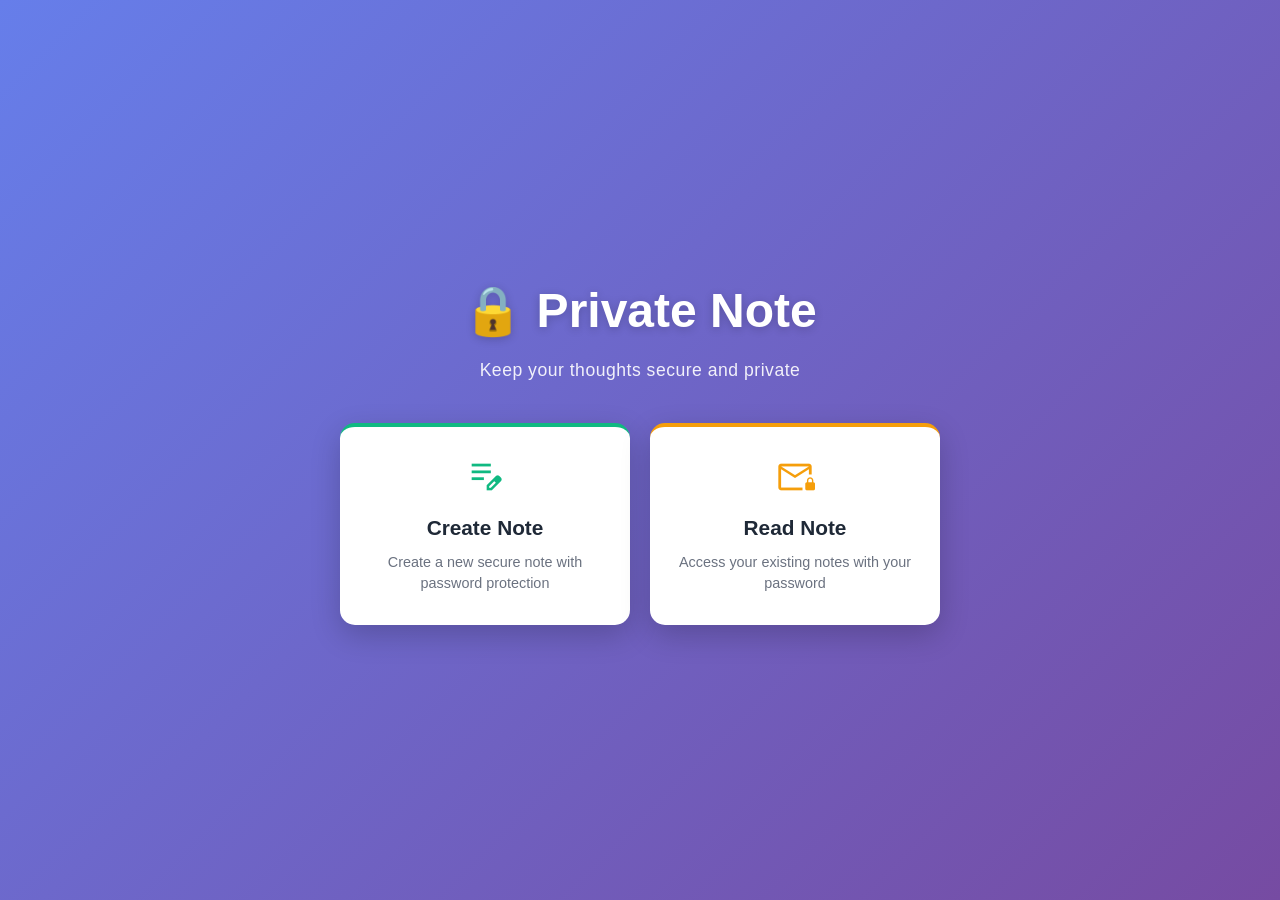
<file: frontend/index.html>
<!doctype html>
<html lang="en">
  <head>
    <meta charset="UTF-8" />
    <meta name="viewport" content="width=device-width, initial-scale=1.0" />
    <title>Private Note - Secure Your Thoughts</title>
    <meta name="description" content="Secure private note application" />
    <link rel="stylesheet" href="./css/output.css" />
    <link rel="stylesheet" href="./css/style.css" />
    <link
      rel="stylesheet"
      href="https://fonts.googleapis.com/css2?family=Material+Symbols+Outlined:opsz,wght,FILL,GRAD@24,400,0,0"
    />
    <link rel="shortcut icon" href="logo.jpeg" type="image/x-icon" />
    <style>
      * {
        margin: 0;
        padding: 0;
        box-sizing: border-box;
      }

      body {
        font-family: "Segoe UI", Tahoma, Geneva, Verdana, sans-serif;
        background: linear-gradient(135deg, #667eea 0%, #764ba2 100%);
        min-height: 100vh;
        display: flex;
        flex-direction: column;
        align-items: center;
        justify-content: center;
        padding: 20px;
      }

      .container {
        text-align: center;
        max-width: 600px;
        width: 100%;
      }

      .logo-section {
        margin-bottom: 40px;
        animation: slideDown 0.6s ease-out;
      }

      .logo-section h1 {
        font-size: 3rem;
        font-weight: 700;
        color: white;
        margin-bottom: 10px;
        text-shadow: 0 2px 10px rgba(0, 0, 0, 0.2);
      }

      .logo-section p {
        font-size: 1.1rem;
        color: rgba(255, 255, 255, 0.9);
        font-weight: 300;
        letter-spacing: 0.5px;
      }

      .cards-grid {
        display: grid;
        grid-template-columns: 1fr 1fr;
        gap: 20px;
        margin-top: 40px;
        animation: fadeIn 0.8s ease-out 0.2s backwards;
      }

      .card {
        background: white;
        border-radius: 15px;
        padding: 30px 20px;
        cursor: pointer;
        transition: all 0.3s ease;
        box-shadow: 0 10px 30px rgba(0, 0, 0, 0.2);
        text-decoration: none;
        display: flex;
        flex-direction: column;
        align-items: center;
        justify-content: center;
      }

      .card:hover {
        transform: translateY(-8px);
        box-shadow: 0 15px 40px rgba(0, 0, 0, 0.3);
      }

      .card.create-card {
        border-top: 4px solid #10b981;
      }

      .card.create-card:hover {
        background: linear-gradient(
          135deg,
          rgba(16, 185, 129, 0.1),
          rgba(16, 185, 129, 0.05)
        );
      }

      .card.read-card {
        border-top: 4px solid #f59e0b;
      }

      .card.read-card:hover {
        background: linear-gradient(
          135deg,
          rgba(245, 158, 11, 0.1),
          rgba(245, 158, 11, 0.05)
        );
      }

      .card-icon {
        font-size: 2.5rem;
        margin-bottom: 15px;
      }

      .card.create-card .card-icon {
        color: #10b981;
      }

      .card.read-card .card-icon {
        color: #f59e0b;
      }

      .card-title {
        font-size: 1.3rem;
        font-weight: 600;
        color: #1f2937;
        margin-bottom: 8px;
      }

      .card-desc {
        font-size: 0.9rem;
        color: #6b7280;
        line-height: 1.5;
      }

      @keyframes slideDown {
        from {
          opacity: 0;
          transform: translateY(-30px);
        }
        to {
          opacity: 1;
          transform: translateY(0);
        }
      }

      @keyframes fadeIn {
        from {
          opacity: 0;
        }
        to {
          opacity: 1;
        }
      }

      @media (max-width: 600px) {
        .cards-grid {
          grid-template-columns: 1fr;
          gap: 15px;
        }

        .logo-section h1 {
          font-size: 2.2rem;
        }

        .logo-section p {
          font-size: 1rem;
        }

        .card {
          padding: 25px 15px;
        }

        .card-title {
          font-size: 1.1rem;
        }
      }
    </style>
  </head>
  <body>
    <div class="container">
      <div class="logo-section">
        <h1>🔒 Private Note</h1>
        <p>Keep your thoughts secure and private</p>
      </div>

      <div class="cards-grid">
        <a href="/create.html" class="card create-card">
          <span class="material-symbols-outlined card-icon">edit_note</span>
          <div class="card-title">Create Note</div>
          <div class="card-desc">
            Create a new secure note with password protection
          </div>
        </a>

        <a href="/read.html" class="card read-card">
          <span class="material-symbols-outlined card-icon">mail_lock</span>
          <div class="card-title">Read Note</div>
          <div class="card-desc">
            Access your existing notes with your password
          </div>
        </a>
      </div>
    </div>
  </body>
</html>
</file>
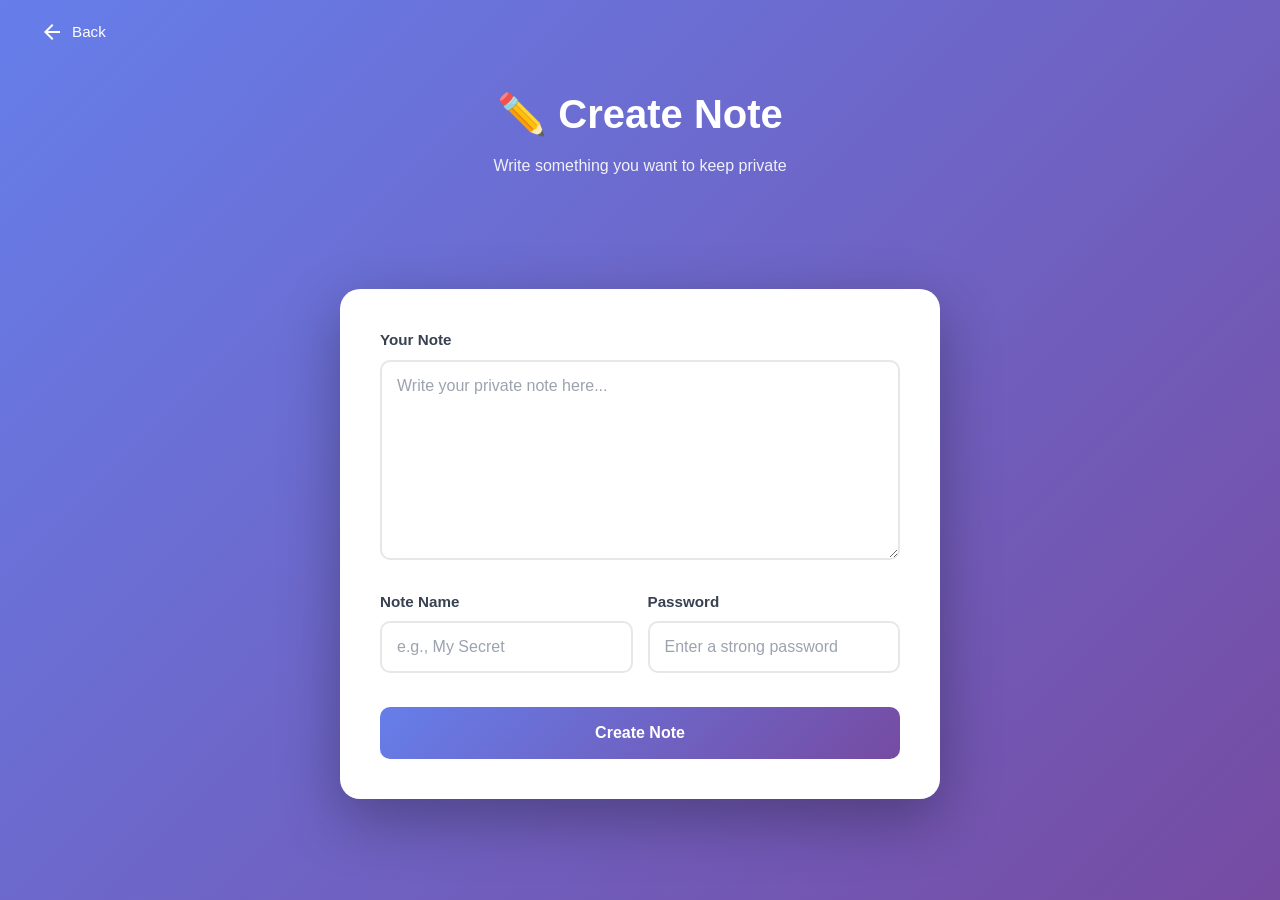
<file: frontend/create.html>
<!doctype html>
<html lang="en">
  <head>
    <meta charset="UTF-8" />
    <meta name="viewport" content="width=device-width, initial-scale=1.0" />
    <title>Create Note - Private Note</title>
    <link
      rel="stylesheet"
      href="https://fonts.googleapis.com/css2?family=Material+Symbols+Outlined:opsz,wght,FILL,GRAD@20..48,100..700,0..1,-50..200"
    />
    <link rel="stylesheet" href="./css/output.css" />
    <link rel="stylesheet" href="./css/style.css" />
    <link rel="shortcut icon" href="logo.jpeg" type="image/x-icon" />
    <style>
      * {
        margin: 0;
        padding: 0;
        box-sizing: border-box;
      }

      body {
        font-family: "Segoe UI", Tahoma, Geneva, Verdana, sans-serif;
        background: linear-gradient(135deg, #667eea 0%, #764ba2 100%);
        min-height: 100vh;
        display: flex;
        flex-direction: column;
        padding: 20px;
      }

      .header {
        text-align: center;
        color: white;
        margin-bottom: 30px;
        margin-top: 20px;
      }

      .header h1 {
        font-size: 2.5rem;
        font-weight: 700;
        margin-bottom: 10px;
      }

      .header p {
        font-size: 1rem;
        opacity: 0.9;
        font-weight: 300;
      }

      .container {
        max-width: 600px;
        width: 100%;
        margin: 0 auto;
        flex: 1;
        display: flex;
        flex-direction: column;
        justify-content: center;
      }

      .form-card {
        background: white;
        border-radius: 20px;
        padding: 40px;
        box-shadow: 0 20px 60px rgba(0, 0, 0, 0.3);
        animation: slideUp 0.5s ease-out;
      }

      .form-group {
        margin-bottom: 24px;
      }

      .form-group label {
        display: block;
        font-size: 0.95rem;
        font-weight: 600;
        color: #374151;
        margin-bottom: 8px;
      }

      textarea,
      input {
        width: 100%;
        padding: 12px 15px;
        border: 2px solid #e5e7eb;
        border-radius: 10px;
        font-family: "Segoe UI", sans-serif;
        font-size: 1rem;
        transition: all 0.3s ease;
      }

      textarea {
        resize: vertical;
        min-height: 200px;
      }

      textarea:focus,
      input:focus {
        outline: none;
        border-color: #667eea;
        box-shadow: 0 0 0 3px rgba(102, 126, 234, 0.1);
      }

      .form-row {
        display: grid;
        grid-template-columns: 1fr 1fr;
        gap: 15px;
      }

      .submit-btn {
        width: 100%;
        padding: 14px;
        background: linear-gradient(135deg, #667eea 0%, #764ba2 100%);
        color: white;
        border: none;
        border-radius: 10px;
        font-size: 1rem;
        font-weight: 600;
        cursor: pointer;
        transition: all 0.3s ease;
        margin-top: 10px;
      }

      .submit-btn:hover {
        transform: translateY(-2px);
        box-shadow: 0 10px 25px rgba(102, 126, 234, 0.4);
      }

      .submit-btn:active {
        transform: translateY(0);
      }

      .status {
        margin-top: 20px;
        padding: 12px 16px;
        border-radius: 8px;
        text-align: center;
        font-weight: 600;
        min-height: 40px;
        display: flex;
        align-items: center;
        justify-content: center;
      }

      .status.success {
        background: #d1fae5;
        color: #065f46;
      }

      .status.error {
        background: #fee2e2;
        color: #7f1d1d;
      }

      .status.info {
        background: #dbeafe;
        color: #0c2340;
      }

      .back-link {
        color: white;
        text-decoration: none;
        display: flex;
        align-items: center;
        gap: 8px;
        font-size: 0.95rem;
        margin-left: 20px;
        margin-bottom: 20px;
        transition: all 0.3s ease;
      }

      .back-link:hover {
        opacity: 0.8;
      }

      @keyframes slideUp {
        from {
          opacity: 0;
          transform: translateY(30px);
        }
        to {
          opacity: 1;
          transform: translateY(0);
        }
      }

      @media (max-width: 600px) {
        .header h1 {
          font-size: 2rem;
        }

        .form-card {
          padding: 25px;
        }

        .form-row {
          grid-template-columns: 1fr;
        }

        textarea {
          min-height: 150px;
        }
      }
    </style>
  </head>
  <body>
    <a href="/" class="back-link">
      <span class="material-symbols-outlined">arrow_back</span>
      Back
    </a>

    <div class="header">
      <h1>✏️ Create Note</h1>
      <p>Write something you want to keep private</p>
    </div>

    <div class="container">
      <div class="form-card">
        <form id="createForm">
          <div class="form-group">
            <label for="note">Your Note</label>
            <textarea
              name="note"
              id="note"
              placeholder="Write your private note here..."
              required
            ></textarea>
          </div>

          <div class="form-row">
            <div class="form-group">
              <label for="name">Note Name</label>
              <input
                type="text"
                name="name"
                id="name"
                placeholder="e.g., My Secret"
                required
              />
            </div>
            <div class="form-group">
              <label for="password">Password</label>
              <input
                type="password"
                id="password"
                name="password"
                placeholder="Enter a strong password"
                required
              />
            </div>
          </div>

          <button type="button" class="submit-btn" onclick="createNote()">
            Create Note
          </button>
        </form>

        <div class="status" id="status" style="display: none"></div>
      </div>
    </div>

    <script>
      async function createNote() {
        let noteText = document.getElementById("note").value;
        let noteName = document.getElementById("name").value;
        let notePass = document.getElementById("password").value;
        let statusEl = document.getElementById("status");

        if (noteText !== "" && noteName !== "" && notePass !== "") {
          statusEl.style.display = "flex";
          statusEl.className = "status info";
          statusEl.innerText = "Creating note...";

          let URL = "https://prive-note-server.vercel.app/api/create-note";
          let body = {
            name: noteName,
            password: notePass,
            note: noteText,
          };
          let reqOptions = {
            method: "POST",
            headers: {
              "Content-Type": "application/json",
            },
            body: JSON.stringify(body),
          };

          try {
            const response = await fetch(URL, reqOptions);
            const data = await response.json();

            if (data.message === "Note created") {
              statusEl.className = "status success";
              statusEl.innerText = "✓ Note created successfully!";
              document.getElementById("note").value = "";
              document.getElementById("name").value = "";
              document.getElementById("password").value = "";
              setTimeout(() => {
                statusEl.style.display = "none";
              }, 3000);
            } else {
              statusEl.className = "status error";
              statusEl.innerText = "✗ " + data.message;
            }
          } catch (error) {
            console.error("Error creating note:", error);
            statusEl.className = "status error";
            statusEl.innerText = "✗ Error creating note";
          }
        } else {
          statusEl.style.display = "flex";
          statusEl.className = "status error";
          statusEl.innerText = "✗ Please fill all fields";
        }
      }
    </script>
  </body>
</html>
</file>
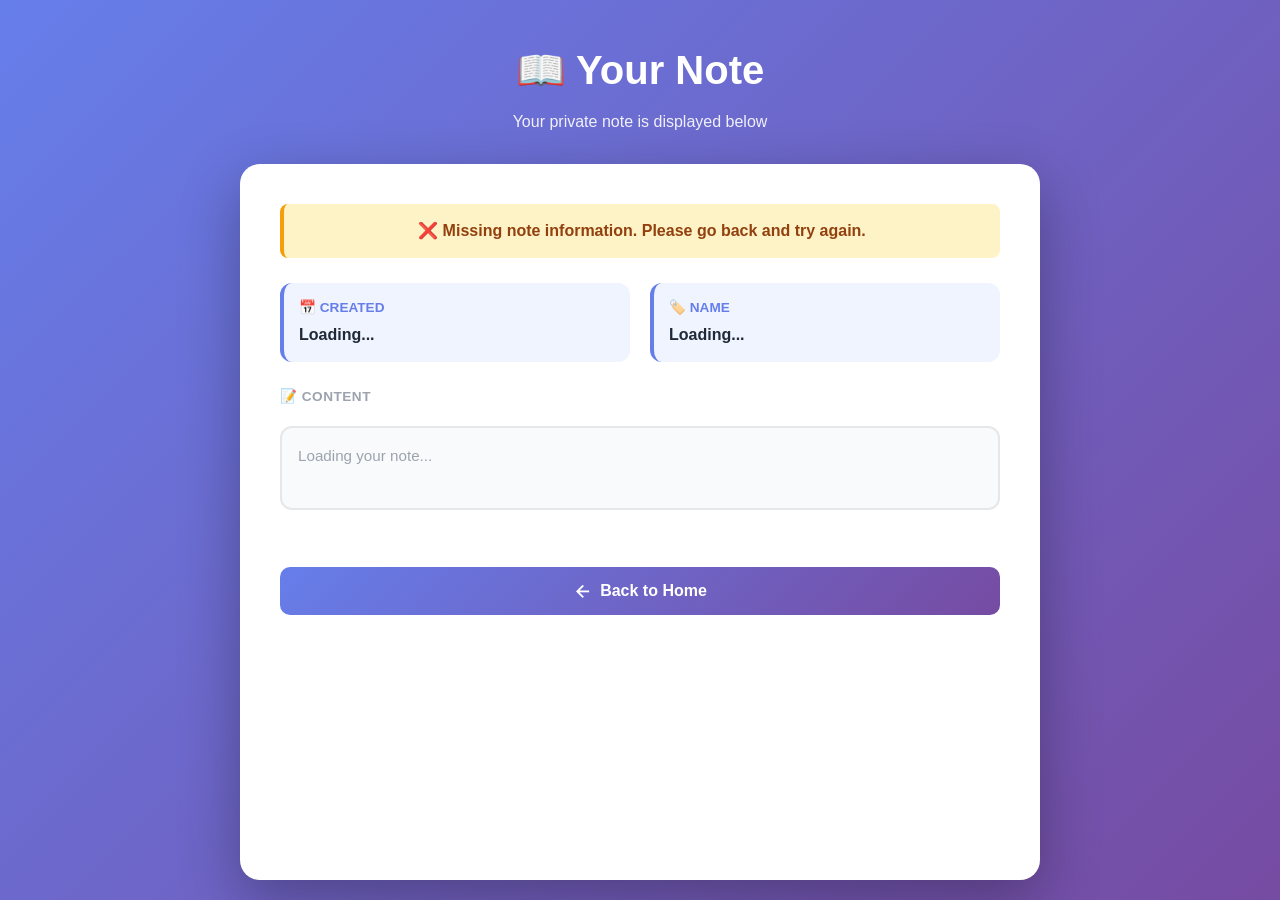
<file: frontend/openpage.html>
<!doctype html>
<html lang="en">
  <head>
    <meta charset="UTF-8" />
    <meta name="viewport" content="width=device-width, initial-scale=1.0" />
    <title>Your Note - Private Note</title>
    <link rel="stylesheet" href="./css/output.css" />
    <link rel="stylesheet" href="./css/style.css" />
    <link rel="stylesheet" href="./css/pages.css" />
    <link
      rel="stylesheet"
      href="https://fonts.googleapis.com/css2?family=Material+Symbols+Outlined:opsz,wght,FILL,GRAD@24,400,0,0"
    />
    <link rel="shortcut icon" href="logo.jpeg" type="image/x-icon" />
  </head>
  <body class="open-page">
    <div class="header">
      <h1>📖 Your Note</h1>
      <p>Your private note is displayed below</p>
    </div>

    <div class="container">
      <div class="note-card">
        <div class="status-bar" id="noteStatus"></div>

        <div class="meta-grid">
          <div class="meta-item">
            <div class="meta-label">📅 Created</div>
            <div class="meta-value" id="date">Loading...</div>
          </div>
          <div class="meta-item">
            <div class="meta-label">🏷️ Name</div>
            <div class="meta-value" id="noteName">Loading...</div>
          </div>
        </div>

        <div class="note-section">
          <div class="section-label">📝 Content</div>
          <textarea
            id="note"
            class="note-textarea"
            disabled
            placeholder="Loading your note..."
          ></textarea>
        </div>

        <div class="button-group">
          <a href="/" class="btn btn-home">
            <span class="material-symbols-outlined">arrow_back</span>
            Back to Home
          </a>
        </div>
      </div>
    </div>
    <script>
      let params = new URLSearchParams(window.location.search);
      let noteName = params.get("name");
      // Get password from sessionStorage instead of URL (more secure)
      let notePass = sessionStorage.getItem("notePassword");

      async function noteNameAndPass(noteName, notePass) {
        // Check if password is available
        if (!notePass) {
          document.getElementById("noteStatus").innerText = "❌ Password not found. Please go back and try again.";
          return;
        }

        try {
          const URL = "https://prive-note-server.vercel.app/api/read-note";
          let body = {
            name: noteName,
            password: notePass,
          };
          let requestOptions = {
            method: "POST",
            headers: {
              "Content-Type": "application/json",
            },
            body: JSON.stringify(body),
          };
          let response = await fetch(URL, requestOptions);
          let data = await response.json();

          if (response.ok) {
            document.getElementById("date").innerText = new Date(data.createdAt).toLocaleString();
            document.getElementById("noteName").innerText = data.name;
            document.getElementById("note").value = data.note;
            document.getElementById("noteStatus").innerText =
              "⚠️ Don't share your notes with anyone";
          } else if (response.status === 404) {
            document.getElementById("noteStatus").innerText = "❌ Note not found";
          } else {
            document.getElementById("noteStatus").innerText = data.message || "Error loading note";
          }
        } catch (error) {
          console.error("Error reading note:", error);
          document.getElementById("noteStatus").innerText =
            "❌ Error loading your note";
        }
      }

      // Call function with credentials
      if (noteName && notePass) {
        noteNameAndPass(noteName, notePass);
      } else {
        document.getElementById("noteStatus").innerText = "❌ Missing note information. Please go back and try again.";
      }
    </script>

</html>
</file>
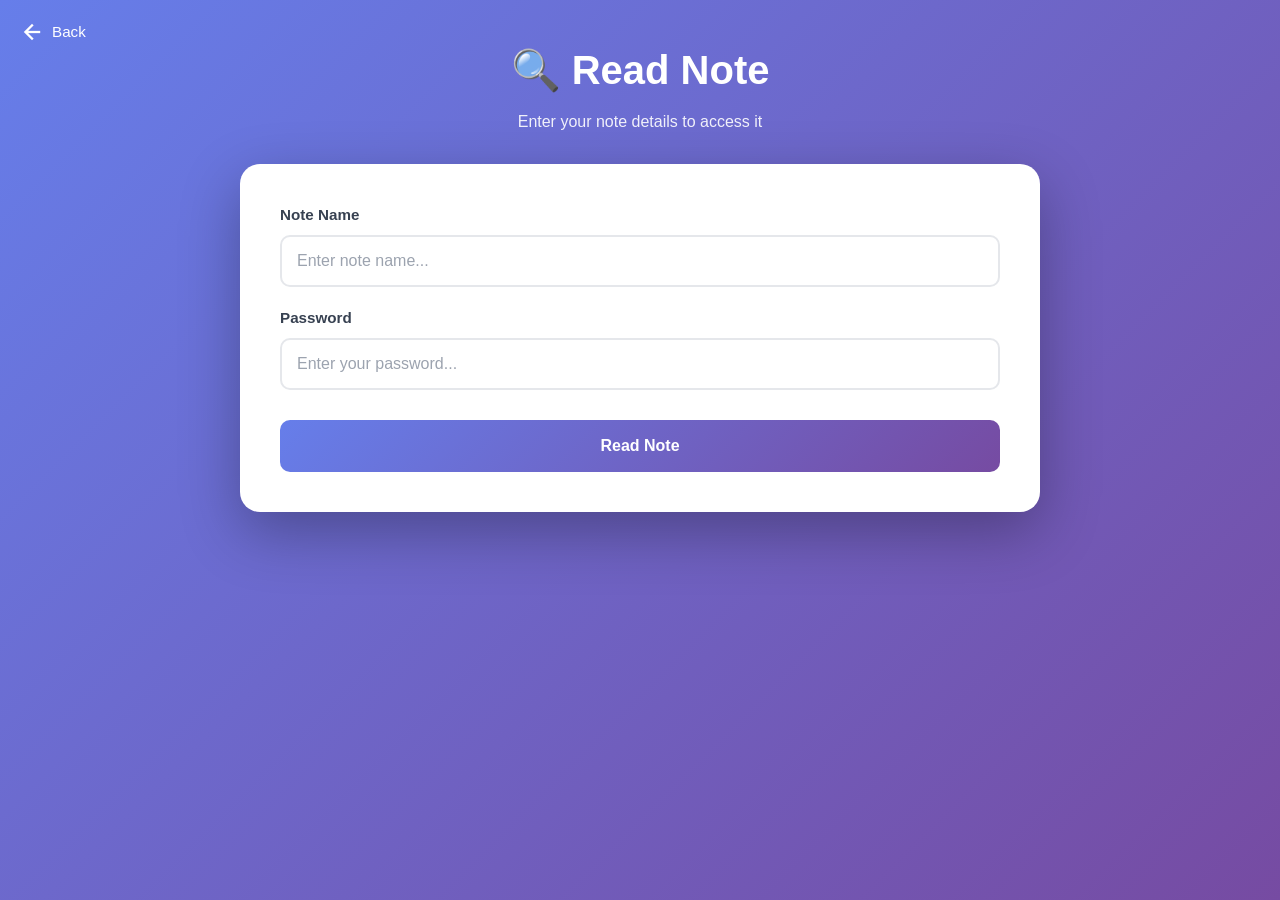
<file: frontend/read.html>
<!doctype html>
<html lang="en">
  <head>
    <meta charset="UTF-8" />
    <meta name="viewport" content="width=device-width, initial-scale=1.0" />
    <title>Read Note - Private Note</title>
    <meta name="description" content="Secure private note reader" />
    <link rel="stylesheet" href="./css/output.css" />
    <link rel="stylesheet" href="./css/style.css" />
    <link rel="stylesheet" href="./css/pages.css" />
    <link
      rel="stylesheet"
      href="https://fonts.googleapis.com/css2?family=Material+Symbols+Outlined:opsz,wght,FILL,GRAD@24,400,0,0"
    />
    <link rel="shortcut icon" href="logo.jpeg" type="image/x-icon" />
  </head>
  <body class="read-page">
    <a href="/" class="back-link">
      <span class="material-symbols-outlined">arrow_back</span>
      Back
    </a>

    <div class="container">
      <div class="header">
        <h1>🔍 Read Note</h1>
        <p>Enter your note details to access it</p>
      </div>

      <div class="form-card">
        <form id="readForm">
          <div class="form-group">
            <label for="name">Note Name</label>
            <input
              type="text"
              id="name"
              placeholder="Enter note name..."
              required
            />
          </div>

          <div class="form-group">
            <label for="password">Password</label>
            <input
              type="password"
              id="password"
              placeholder="Enter your password..."
              required
            />
          </div>

          <button type="button" class="submit-btn" onclick="readNote()">
            Read Note
          </button>
        </form>

        <div class="status" id="status" style="display: none"></div>
      </div>
    </div>

    <script>
      async function readNote() {
        let noteName = document.getElementById("name").value;
        let notePass = document.getElementById("password").value;
        let statusEl = document.getElementById("status");

        if (noteName !== "" && notePass !== "") {
          statusEl.style.display = "flex";
          statusEl.className = "status info";
          statusEl.innerText = "Loading your note...";

          try {
            const URL = "https://prive-note-server.vercel.app/api/read-note";
            let body = {
              name: noteName,
              password: notePass,
            };
            let requestOptions = {
              method: "POST",
              headers: {
                "Content-Type": "application/json",
              },
              body: JSON.stringify(body),
            };
            let response = await fetch(URL, requestOptions);

            if (response.ok) {
              let data = await response.json();
              // Store password in sessionStorage (only for this browser session)
              sessionStorage.setItem("notePassword", notePass);
              const queryParams = new URLSearchParams({
                name: noteName,
              });
              window.location.href = `/openpage.html?${queryParams}`;
            } else {
              let data = await response.json();
              statusEl.className = "status error";
              statusEl.innerText =
                "✗ " + (data.message || "Failed to read note");
            }
          } catch (error) {
            console.error("Error reading note:", error);
            statusEl.className = "status error";
            statusEl.innerText = "✗ Error reading note";
          }
        } else {
          statusEl.style.display = "flex";
          statusEl.className = "status error";
          statusEl.innerText = "✗ Please fill all fields";
        }
      }
    </script>
  </body>
</html>
</file>
<file: frontend/css/style.css>
/* Hide scrollbar for Chrome, Safari and Opera */
      .right-content::-webkit-scrollbar {
        display: none;
      }

      /* Hide scrollbar for IE, Edge and Firefox */
      .right-content {
        -ms-overflow-style: none; /* IE and Edge */
        scrollbar-width: none; /* Firefox */
      }
</file>
<file: frontend/css/pages.css>
/* ============================================
   Global Styles for All Pages
   ============================================ */

* {
  margin: 0;
  padding: 0;
  box-sizing: border-box;
}

body {
  font-family: "Segoe UI", Tahoma, Geneva, Verdana, sans-serif;
}

/* Material Icons */
.material-symbols-outlined {
  font-variation-settings:
    "FILL" 0,
    "wght" 500,
    "GRAD" 0,
    "opsz" 24;
}

/* ============================================
   Read Page Styles
   ============================================ */

body.read-page {
  background: linear-gradient(135deg, #667eea 0%, #764ba2 100%);
  min-height: 100vh;
  display: flex;
  flex-direction: column;
  align-items: center;
  justify-content: center;
  padding: 20px;
}

.back-link {
  color: white;
  text-decoration: none;
  display: flex;
  align-items: center;
  gap: 8px;
  font-size: 0.95rem;
  position: absolute;
  top: 20px;
  left: 20px;
  transition: all 0.3s ease;
}

.back-link:hover {
  opacity: 0.8;
}

.back-link .material-symbols-outlined {
  font-size: 1.5rem;
}

.container {
  max-width: 500px;
  width: 100%;
}

.header {
  text-align: center;
  color: white;
  margin-bottom: 40px;
}

.header h1 {
  font-size: 2.5rem;
  font-weight: 700;
  margin-bottom: 10px;
}

.header p {
  font-size: 1rem;
  opacity: 0.9;
  font-weight: 300;
}

.form-card {
  background: white;
  border-radius: 20px;
  padding: 40px;
  box-shadow: 0 20px 60px rgba(0, 0, 0, 0.3);
  animation: slideUp 0.5s ease-out;
}

.form-group {
  margin-bottom: 20px;
}

.form-group label {
  display: block;
  font-size: 0.95rem;
  font-weight: 600;
  color: #374151;
  margin-bottom: 8px;
}

input {
  width: 100%;
  padding: 12px 15px;
  border: 2px solid #e5e7eb;
  border-radius: 10px;
  font-size: 1rem;
  transition: all 0.3s ease;
}

input:focus {
  outline: none;
  border-color: #667eea;
  box-shadow: 0 0 0 3px rgba(102, 126, 234, 0.1);
}

.submit-btn {
  width: 100%;
  padding: 14px;
  background: linear-gradient(135deg, #667eea 0%, #764ba2 100%);
  color: white;
  border: none;
  border-radius: 10px;
  font-size: 1rem;
  font-weight: 600;
  cursor: pointer;
  transition: all 0.3s ease;
  margin-top: 10px;
}

.submit-btn:hover {
  transform: translateY(-2px);
  box-shadow: 0 10px 25px rgba(102, 126, 234, 0.4);
}

.submit-btn:active {
  transform: translateY(0);
}

.status {
  margin-top: 20px;
  padding: 12px 16px;
  border-radius: 8px;
  text-align: center;
  font-weight: 600;
  min-height: 40px;
  display: flex;
  align-items: center;
  justify-content: center;
}

.status.error {
  background: #fee2e2;
  color: #7f1d1d;
}

.status.success {
  background: #d1fae5;
  color: #065f46;
}

.status.info {
  background: #dbeafe;
  color: #0c2340;
}

@keyframes slideUp {
  from {
    opacity: 0;
    transform: translateY(30px);
  }
  to {
    opacity: 1;
    transform: translateY(0);
  }
}

@media (max-width: 600px) {
  .header h1 {
    font-size: 2rem;
  }

  .form-card {
    padding: 25px;
  }

  .back-link {
    position: static;
    margin-bottom: 20px;
    justify-content: center;
  }
}

/* ============================================
   Open Page Styles
   ============================================ */

body.open-page {
  background: linear-gradient(135deg, #667eea 0%, #764ba2 100%);
  min-height: 100vh;
  padding: 20px;
  display: flex;
  flex-direction: column;
}

.header {
  text-align: center;
  color: white;
  margin-bottom: 30px;
  margin-top: 20px;
}

.container {
  max-width: 800px;
  width: 100%;
  margin: 0 auto;
  flex: 1;
  display: flex;
  flex-direction: column;
}

.note-card {
  background: white;
  border-radius: 20px;
  padding: 40px;
  box-shadow: 0 20px 60px rgba(0, 0, 0, 0.3);
  display: flex;
  flex-direction: column;
  flex: 1;
  animation: slideUp 0.5s ease-out;
}

.note-section {
  margin-bottom: 25px;
}

.note-section:last-child {
  margin-bottom: 0;
  flex: 1;
  display: flex;
  flex-direction: column;
}

.section-label {
  font-size: 0.85rem;
  font-weight: 700;
  color: #9ca3af;
  text-transform: uppercase;
  letter-spacing: 0.5px;
  margin-bottom: 8px;
}

.note-textarea {
  width: 100%;
  padding: 16px;
  background: #f9fafb;
  border: 2px solid #e5e7eb;
  border-radius: 12px;
  font-family: "Segoe UI", sans-serif;
  font-size: 0.95rem;
  line-height: 1.6;
  color: #374151;
  resize: none;
  margin-top: 10px;
  flex: 1;
}

.note-textarea:focus {
  outline: none;
}

.meta-grid {
  display: grid;
  grid-template-columns: 1fr 1fr;
  gap: 20px;
  margin-bottom: 25px;
}

.meta-item {
  padding: 15px;
  background: #f0f4ff;
  border-radius: 12px;
  border-left: 4px solid #667eea;
}

.meta-label {
  font-size: 0.85rem;
  color: #667eea;
  font-weight: 600;
  text-transform: uppercase;
  margin-bottom: 5px;
}

.meta-value {
  font-size: 1rem;
  color: #1f2937;
  font-weight: 600;
}

.status-bar {
  padding: 15px;
  background: #fef3c7;
  border-left: 4px solid #f59e0b;
  border-radius: 8px;
  color: #92400e;
  text-align: center;
  font-weight: 600;
  margin-bottom: 25px;
}

.button-group {
  display: flex;
  gap: 12px;
  margin-top: 25px;
}

.btn {
  flex: 1;
  padding: 12px 20px;
  border: none;
  border-radius: 10px;
  font-weight: 600;
  cursor: pointer;
  transition: all 0.3s ease;
  display: flex;
  align-items: center;
  justify-content: center;
  gap: 8px;
  text-decoration: none;
}

.btn .material-symbols-outlined {
  font-size: 1.2rem;
}

.btn-home {
  background: linear-gradient(135deg, #667eea 0%, #764ba2 100%);
  color: white;
}

.btn-home:hover {
  transform: translateY(-2px);
  box-shadow: 0 10px 25px rgba(102, 126, 234, 0.4);
}

@media (max-width: 600px) {
  .header h1 {
    font-size: 2rem;
  }

  .note-card {
    padding: 20px;
  }

  .meta-grid {
    grid-template-columns: 1fr;
  }

  .button-group {
    flex-direction: column;
  }
}
</file>
<file: frontend/css/output.css>
/*
! tailwindcss v3.4.1 | MIT License | https://tailwindcss.com
*/

/*
1. Prevent padding and border from affecting element width. (https://github.com/mozdevs/cssremedy/issues/4)
2. Allow adding a border to an element by just adding a border-width. (https://github.com/tailwindcss/tailwindcss/pull/116)
*/

*,
::before,
::after {
  box-sizing: border-box;
  /* 1 */
  border-width: 0;
  /* 2 */
  border-style: solid;
  /* 2 */
  border-color: #e5e7eb;
  /* 2 */
}

::before,
::after {
  --tw-content: '';
}

/*
1. Use a consistent sensible line-height in all browsers.
2. Prevent adjustments of font size after orientation changes in iOS.
3. Use a more readable tab size.
4. Use the user's configured `sans` font-family by default.
5. Use the user's configured `sans` font-feature-settings by default.
6. Use the user's configured `sans` font-variation-settings by default.
7. Disable tap highlights on iOS
*/

html,
:host {
  line-height: 1.5;
  /* 1 */
  -webkit-text-size-adjust: 100%;
  /* 2 */
  -moz-tab-size: 4;
  /* 3 */
  -o-tab-size: 4;
     tab-size: 4;
  /* 3 */
  font-family: ui-sans-serif, system-ui, sans-serif, "Apple Color Emoji", "Segoe UI Emoji", "Segoe UI Symbol", "Noto Color Emoji";
  /* 4 */
  font-feature-settings: normal;
  /* 5 */
  font-variation-settings: normal;
  /* 6 */
  -webkit-tap-highlight-color: transparent;
  /* 7 */
}

/*
1. Remove the margin in all browsers.
2. Inherit line-height from `html` so users can set them as a class directly on the `html` element.
*/

body {
  margin: 0;
  /* 1 */
  line-height: inherit;
  /* 2 */
}

/*
1. Add the correct height in Firefox.
2. Correct the inheritance of border color in Firefox. (https://bugzilla.mozilla.org/show_bug.cgi?id=190655)
3. Ensure horizontal rules are visible by default.
*/

hr {
  height: 0;
  /* 1 */
  color: inherit;
  /* 2 */
  border-top-width: 1px;
  /* 3 */
}

/*
Add the correct text decoration in Chrome, Edge, and Safari.
*/

abbr:where([title]) {
  -webkit-text-decoration: underline dotted;
          text-decoration: underline dotted;
}

/*
Remove the default font size and weight for headings.
*/

h1,
h2,
h3,
h4,
h5,
h6 {
  font-size: inherit;
  font-weight: inherit;
}

/*
Reset links to optimize for opt-in styling instead of opt-out.
*/

a {
  color: inherit;
  text-decoration: inherit;
}

/*
Add the correct font weight in Edge and Safari.
*/

b,
strong {
  font-weight: bolder;
}

/*
1. Use the user's configured `mono` font-family by default.
2. Use the user's configured `mono` font-feature-settings by default.
3. Use the user's configured `mono` font-variation-settings by default.
4. Correct the odd `em` font sizing in all browsers.
*/

code,
kbd,
samp,
pre {
  font-family: ui-monospace, SFMono-Regular, Menlo, Monaco, Consolas, "Liberation Mono", "Courier New", monospace;
  /* 1 */
  font-feature-settings: normal;
  /* 2 */
  font-variation-settings: normal;
  /* 3 */
  font-size: 1em;
  /* 4 */
}

/*
Add the correct font size in all browsers.
*/

small {
  font-size: 80%;
}

/*
Prevent `sub` and `sup` elements from affecting the line height in all browsers.
*/

sub,
sup {
  font-size: 75%;
  line-height: 0;
  position: relative;
  vertical-align: baseline;
}

sub {
  bottom: -0.25em;
}

sup {
  top: -0.5em;
}

/*
1. Remove text indentation from table contents in Chrome and Safari. (https://bugs.chromium.org/p/chromium/issues/detail?id=999088, https://bugs.webkit.org/show_bug.cgi?id=201297)
2. Correct table border color inheritance in all Chrome and Safari. (https://bugs.chromium.org/p/chromium/issues/detail?id=935729, https://bugs.webkit.org/show_bug.cgi?id=195016)
3. Remove gaps between table borders by default.
*/

table {
  text-indent: 0;
  /* 1 */
  border-color: inherit;
  /* 2 */
  border-collapse: collapse;
  /* 3 */
}

/*
1. Change the font styles in all browsers.
2. Remove the margin in Firefox and Safari.
3. Remove default padding in all browsers.
*/

button,
input,
optgroup,
select,
textarea {
  font-family: inherit;
  /* 1 */
  font-feature-settings: inherit;
  /* 1 */
  font-variation-settings: inherit;
  /* 1 */
  font-size: 100%;
  /* 1 */
  font-weight: inherit;
  /* 1 */
  line-height: inherit;
  /* 1 */
  color: inherit;
  /* 1 */
  margin: 0;
  /* 2 */
  padding: 0;
  /* 3 */
}

/*
Remove the inheritance of text transform in Edge and Firefox.
*/

button,
select {
  text-transform: none;
}

/*
1. Correct the inability to style clickable types in iOS and Safari.
2. Remove default button styles.
*/

button,
[type='button'],
[type='reset'],
[type='submit'] {
  -webkit-appearance: button;
  /* 1 */
  background-color: transparent;
  /* 2 */
  background-image: none;
  /* 2 */
}

/*
Use the modern Firefox focus style for all focusable elements.
*/

:-moz-focusring {
  outline: auto;
}

/*
Remove the additional `:invalid` styles in Firefox. (https://github.com/mozilla/gecko-dev/blob/2f9eacd9d3d995c937b4251a5557d95d494c9be1/layout/style/res/forms.css#L728-L737)
*/

:-moz-ui-invalid {
  box-shadow: none;
}

/*
Add the correct vertical alignment in Chrome and Firefox.
*/

progress {
  vertical-align: baseline;
}

/*
Correct the cursor style of increment and decrement buttons in Safari.
*/

::-webkit-inner-spin-button,
::-webkit-outer-spin-button {
  height: auto;
}

/*
1. Correct the odd appearance in Chrome and Safari.
2. Correct the outline style in Safari.
*/

[type='search'] {
  -webkit-appearance: textfield;
  /* 1 */
  outline-offset: -2px;
  /* 2 */
}

/*
Remove the inner padding in Chrome and Safari on macOS.
*/

::-webkit-search-decoration {
  -webkit-appearance: none;
}

/*
1. Correct the inability to style clickable types in iOS and Safari.
2. Change font properties to `inherit` in Safari.
*/

::-webkit-file-upload-button {
  -webkit-appearance: button;
  /* 1 */
  font: inherit;
  /* 2 */
}

/*
Add the correct display in Chrome and Safari.
*/

summary {
  display: list-item;
}

/*
Removes the default spacing and border for appropriate elements.
*/

blockquote,
dl,
dd,
h1,
h2,
h3,
h4,
h5,
h6,
hr,
figure,
p,
pre {
  margin: 0;
}

fieldset {
  margin: 0;
  padding: 0;
}

legend {
  padding: 0;
}

ol,
ul,
menu {
  list-style: none;
  margin: 0;
  padding: 0;
}

/*
Reset default styling for dialogs.
*/

dialog {
  padding: 0;
}

/*
Prevent resizing textareas horizontally by default.
*/

textarea {
  resize: vertical;
}

/*
1. Reset the default placeholder opacity in Firefox. (https://github.com/tailwindlabs/tailwindcss/issues/3300)
2. Set the default placeholder color to the user's configured gray 400 color.
*/

input::-moz-placeholder, textarea::-moz-placeholder {
  opacity: 1;
  /* 1 */
  color: #9ca3af;
  /* 2 */
}

input::placeholder,
textarea::placeholder {
  opacity: 1;
  /* 1 */
  color: #9ca3af;
  /* 2 */
}

/*
Set the default cursor for buttons.
*/

button,
[role="button"] {
  cursor: pointer;
}

/*
Make sure disabled buttons don't get the pointer cursor.
*/

:disabled {
  cursor: default;
}

/*
1. Make replaced elements `display: block` by default. (https://github.com/mozdevs/cssremedy/issues/14)
2. Add `vertical-align: middle` to align replaced elements more sensibly by default. (https://github.com/jensimmons/cssremedy/issues/14#issuecomment-634934210)
   This can trigger a poorly considered lint error in some tools but is included by design.
*/

img,
svg,
video,
canvas,
audio,
iframe,
embed,
object {
  display: block;
  /* 1 */
  vertical-align: middle;
  /* 2 */
}

/*
Constrain images and videos to the parent width and preserve their intrinsic aspect ratio. (https://github.com/mozdevs/cssremedy/issues/14)
*/

img,
video {
  max-width: 100%;
  height: auto;
}

/* Make elements with the HTML hidden attribute stay hidden by default */

[hidden] {
  display: none;
}

*, ::before, ::after {
  --tw-border-spacing-x: 0;
  --tw-border-spacing-y: 0;
  --tw-translate-x: 0;
  --tw-translate-y: 0;
  --tw-rotate: 0;
  --tw-skew-x: 0;
  --tw-skew-y: 0;
  --tw-scale-x: 1;
  --tw-scale-y: 1;
  --tw-pan-x:  ;
  --tw-pan-y:  ;
  --tw-pinch-zoom:  ;
  --tw-scroll-snap-strictness: proximity;
  --tw-gradient-from-position:  ;
  --tw-gradient-via-position:  ;
  --tw-gradient-to-position:  ;
  --tw-ordinal:  ;
  --tw-slashed-zero:  ;
  --tw-numeric-figure:  ;
  --tw-numeric-spacing:  ;
  --tw-numeric-fraction:  ;
  --tw-ring-inset:  ;
  --tw-ring-offset-width: 0px;
  --tw-ring-offset-color: #fff;
  --tw-ring-color: rgb(59 130 246 / 0.5);
  --tw-ring-offset-shadow: 0 0 #0000;
  --tw-ring-shadow: 0 0 #0000;
  --tw-shadow: 0 0 #0000;
  --tw-shadow-colored: 0 0 #0000;
  --tw-blur:  ;
  --tw-brightness:  ;
  --tw-contrast:  ;
  --tw-grayscale:  ;
  --tw-hue-rotate:  ;
  --tw-invert:  ;
  --tw-saturate:  ;
  --tw-sepia:  ;
  --tw-drop-shadow:  ;
  --tw-backdrop-blur:  ;
  --tw-backdrop-brightness:  ;
  --tw-backdrop-contrast:  ;
  --tw-backdrop-grayscale:  ;
  --tw-backdrop-hue-rotate:  ;
  --tw-backdrop-invert:  ;
  --tw-backdrop-opacity:  ;
  --tw-backdrop-saturate:  ;
  --tw-backdrop-sepia:  ;
}

::backdrop {
  --tw-border-spacing-x: 0;
  --tw-border-spacing-y: 0;
  --tw-translate-x: 0;
  --tw-translate-y: 0;
  --tw-rotate: 0;
  --tw-skew-x: 0;
  --tw-skew-y: 0;
  --tw-scale-x: 1;
  --tw-scale-y: 1;
  --tw-pan-x:  ;
  --tw-pan-y:  ;
  --tw-pinch-zoom:  ;
  --tw-scroll-snap-strictness: proximity;
  --tw-gradient-from-position:  ;
  --tw-gradient-via-position:  ;
  --tw-gradient-to-position:  ;
  --tw-ordinal:  ;
  --tw-slashed-zero:  ;
  --tw-numeric-figure:  ;
  --tw-numeric-spacing:  ;
  --tw-numeric-fraction:  ;
  --tw-ring-inset:  ;
  --tw-ring-offset-width: 0px;
  --tw-ring-offset-color: #fff;
  --tw-ring-color: rgb(59 130 246 / 0.5);
  --tw-ring-offset-shadow: 0 0 #0000;
  --tw-ring-shadow: 0 0 #0000;
  --tw-shadow: 0 0 #0000;
  --tw-shadow-colored: 0 0 #0000;
  --tw-blur:  ;
  --tw-brightness:  ;
  --tw-contrast:  ;
  --tw-grayscale:  ;
  --tw-hue-rotate:  ;
  --tw-invert:  ;
  --tw-saturate:  ;
  --tw-sepia:  ;
  --tw-drop-shadow:  ;
  --tw-backdrop-blur:  ;
  --tw-backdrop-brightness:  ;
  --tw-backdrop-contrast:  ;
  --tw-backdrop-grayscale:  ;
  --tw-backdrop-hue-rotate:  ;
  --tw-backdrop-invert:  ;
  --tw-backdrop-opacity:  ;
  --tw-backdrop-saturate:  ;
  --tw-backdrop-sepia:  ;
}

.absolute {
  position: absolute;
}

.relative {
  position: relative;
}

.left-2 {
  left: 0.5rem;
}

.mx-auto {
  margin-left: auto;
  margin-right: auto;
}

.my-1 {
  margin-top: 0.25rem;
  margin-bottom: 0.25rem;
}

.my-2 {
  margin-top: 0.5rem;
  margin-bottom: 0.5rem;
}

.my-3 {
  margin-top: 0.75rem;
  margin-bottom: 0.75rem;
}

.my-\[5\%\] {
  margin-top: 5%;
  margin-bottom: 5%;
}

.flex {
  display: flex;
}

.h-10 {
  height: 2.5rem;
}

.h-8 {
  height: 2rem;
}

.h-\[100vh\] {
  height: 100vh;
}

.h-\[15\%\] {
  height: 15%;
}

.h-\[40\%\] {
  height: 40%;
}

.h-\[65\%\] {
  height: 65%;
}

.h-\[90\%\] {
  height: 90%;
}

.h-full {
  height: 100%;
}

.h-screen {
  height: 100vh;
}

.w-\[30\%\] {
  width: 30%;
}

.w-\[45\%\] {
  width: 45%;
}

.w-\[48\%\] {
  width: 48%;
}

.w-\[50\%\] {
  width: 50%;
}

.w-\[70\%\] {
  width: 70%;
}

.w-\[80\%\] {
  width: 80%;
}

.w-\[90\%\] {
  width: 90%;
}

.w-fit {
  width: -moz-fit-content;
  width: fit-content;
}

.w-full {
  width: 100%;
}

.resize-none {
  resize: none;
}

.flex-col {
  flex-direction: column;
}

.items-center {
  align-items: center;
}

.justify-center {
  justify-content: center;
}

.overflow-auto {
  overflow: auto;
}

.rounded {
  border-radius: 0.25rem;
}

.rounded-md {
  border-radius: 0.375rem;
}

.rounded-xl {
  border-radius: 0.75rem;
}

.border-b-2 {
  border-bottom-width: 2px;
}

.border-transparent {
  border-color: transparent;
}

.bg-\[\#d2b996\] {
  --tw-bg-opacity: 1;
  background-color: rgb(210 185 150 / var(--tw-bg-opacity));
}

.bg-\[\#ff0000\] {
  --tw-bg-opacity: 1;
  background-color: rgb(255 0 0 / var(--tw-bg-opacity));
}

.bg-blue-700 {
  --tw-bg-opacity: 1;
  background-color: rgb(29 78 216 / var(--tw-bg-opacity));
}

.bg-gray-200 {
  --tw-bg-opacity: 1;
  background-color: rgb(229 231 235 / var(--tw-bg-opacity));
}

.bg-green-100 {
  --tw-bg-opacity: 1;
  background-color: rgb(220 252 231 / var(--tw-bg-opacity));
}

.bg-green-200 {
  --tw-bg-opacity: 1;
  background-color: rgb(187 247 208 / var(--tw-bg-opacity));
}

.bg-purple-200 {
  --tw-bg-opacity: 1;
  background-color: rgb(233 213 255 / var(--tw-bg-opacity));
}

.bg-red-100 {
  --tw-bg-opacity: 1;
  background-color: rgb(254 226 226 / var(--tw-bg-opacity));
}

.bg-red-200 {
  --tw-bg-opacity: 1;
  background-color: rgb(254 202 202 / var(--tw-bg-opacity));
}

.bg-red-500 {
  --tw-bg-opacity: 1;
  background-color: rgb(239 68 68 / var(--tw-bg-opacity));
}

.bg-white {
  --tw-bg-opacity: 1;
  background-color: rgb(255 255 255 / var(--tw-bg-opacity));
}

.bg-yellow-100 {
  --tw-bg-opacity: 1;
  background-color: rgb(254 249 195 / var(--tw-bg-opacity));
}

.bg-yellow-200 {
  --tw-bg-opacity: 1;
  background-color: rgb(254 240 138 / var(--tw-bg-opacity));
}

.bg-yellow-300 {
  --tw-bg-opacity: 1;
  background-color: rgb(253 224 71 / var(--tw-bg-opacity));
}

.bg-gradient-to-r {
  background-image: linear-gradient(to right, var(--tw-gradient-stops));
}

.from-blue-500 {
  --tw-gradient-from: #3b82f6 var(--tw-gradient-from-position);
  --tw-gradient-to: rgb(59 130 246 / 0) var(--tw-gradient-to-position);
  --tw-gradient-stops: var(--tw-gradient-from), var(--tw-gradient-to);
}

.from-yellow-500 {
  --tw-gradient-from: #eab308 var(--tw-gradient-from-position);
  --tw-gradient-to: rgb(234 179 8 / 0) var(--tw-gradient-to-position);
  --tw-gradient-stops: var(--tw-gradient-from), var(--tw-gradient-to);
}

.to-blue-200 {
  --tw-gradient-to: #bfdbfe var(--tw-gradient-to-position);
}

.to-green-200 {
  --tw-gradient-to: #bbf7d0 var(--tw-gradient-to-position);
}

.p-2 {
  padding: 0.5rem;
}

.p-3 {
  padding: 0.75rem;
}

.p-4 {
  padding: 1rem;
}

.px-2 {
  padding-left: 0.5rem;
  padding-right: 0.5rem;
}

.py-1 {
  padding-top: 0.25rem;
  padding-bottom: 0.25rem;
}

.text-center {
  text-align: center;
}

.text-2xl {
  font-size: 1.5rem;
  line-height: 2rem;
}

.text-3xl {
  font-size: 1.875rem;
  line-height: 2.25rem;
}

.font-bold {
  font-weight: 700;
}

.text-white {
  --tw-text-opacity: 1;
  color: rgb(255 255 255 / var(--tw-text-opacity));
}

.underline {
  text-decoration-line: underline;
}

.shadow-lg {
  --tw-shadow: 0 10px 15px -3px rgb(0 0 0 / 0.1), 0 4px 6px -4px rgb(0 0 0 / 0.1);
  --tw-shadow-colored: 0 10px 15px -3px var(--tw-shadow-color), 0 4px 6px -4px var(--tw-shadow-color);
  box-shadow: var(--tw-ring-offset-shadow, 0 0 #0000), var(--tw-ring-shadow, 0 0 #0000), var(--tw-shadow);
}

.shadow-xl {
  --tw-shadow: 0 20px 25px -5px rgb(0 0 0 / 0.1), 0 8px 10px -6px rgb(0 0 0 / 0.1);
  --tw-shadow-colored: 0 20px 25px -5px var(--tw-shadow-color), 0 8px 10px -6px var(--tw-shadow-color);
  box-shadow: var(--tw-ring-offset-shadow, 0 0 #0000), var(--tw-ring-shadow, 0 0 #0000), var(--tw-shadow);
}

.outline-none {
  outline: 2px solid transparent;
  outline-offset: 2px;
}

.transition-colors {
  transition-property: color, background-color, border-color, text-decoration-color, fill, stroke;
  transition-timing-function: cubic-bezier(0.4, 0, 0.2, 1);
  transition-duration: 150ms;
}

.duration-300 {
  transition-duration: 300ms;
}

.duration-500 {
  transition-duration: 500ms;
}

.hover\:bg-green-200:hover {
  --tw-bg-opacity: 1;
  background-color: rgb(187 247 208 / var(--tw-bg-opacity));
}

.hover\:bg-green-300:hover {
  --tw-bg-opacity: 1;
  background-color: rgb(134 239 172 / var(--tw-bg-opacity));
}

.hover\:bg-yellow-300:hover {
  --tw-bg-opacity: 1;
  background-color: rgb(253 224 71 / var(--tw-bg-opacity));
}

.focus\:border-red-500:focus {
  --tw-border-opacity: 1;
  border-color: rgb(239 68 68 / var(--tw-border-opacity));
}

@media (min-width: 640px) {
  .sm\:my-3 {
    margin-top: 0.75rem;
    margin-bottom: 0.75rem;
  }

  .sm\:my-4 {
    margin-top: 1rem;
    margin-bottom: 1rem;
  }

  .sm\:my-5 {
    margin-top: 1.25rem;
    margin-bottom: 1.25rem;
  }

  .sm\:w-\[40\%\] {
    width: 40%;
  }

  .sm\:w-\[48\%\] {
    width: 48%;
  }

  .sm\:w-\[50\%\] {
    width: 50%;
  }

  .sm\:w-\[70\%\] {
    width: 70%;
  }

  .sm\:text-center {
    text-align: center;
  }
}
</file>
